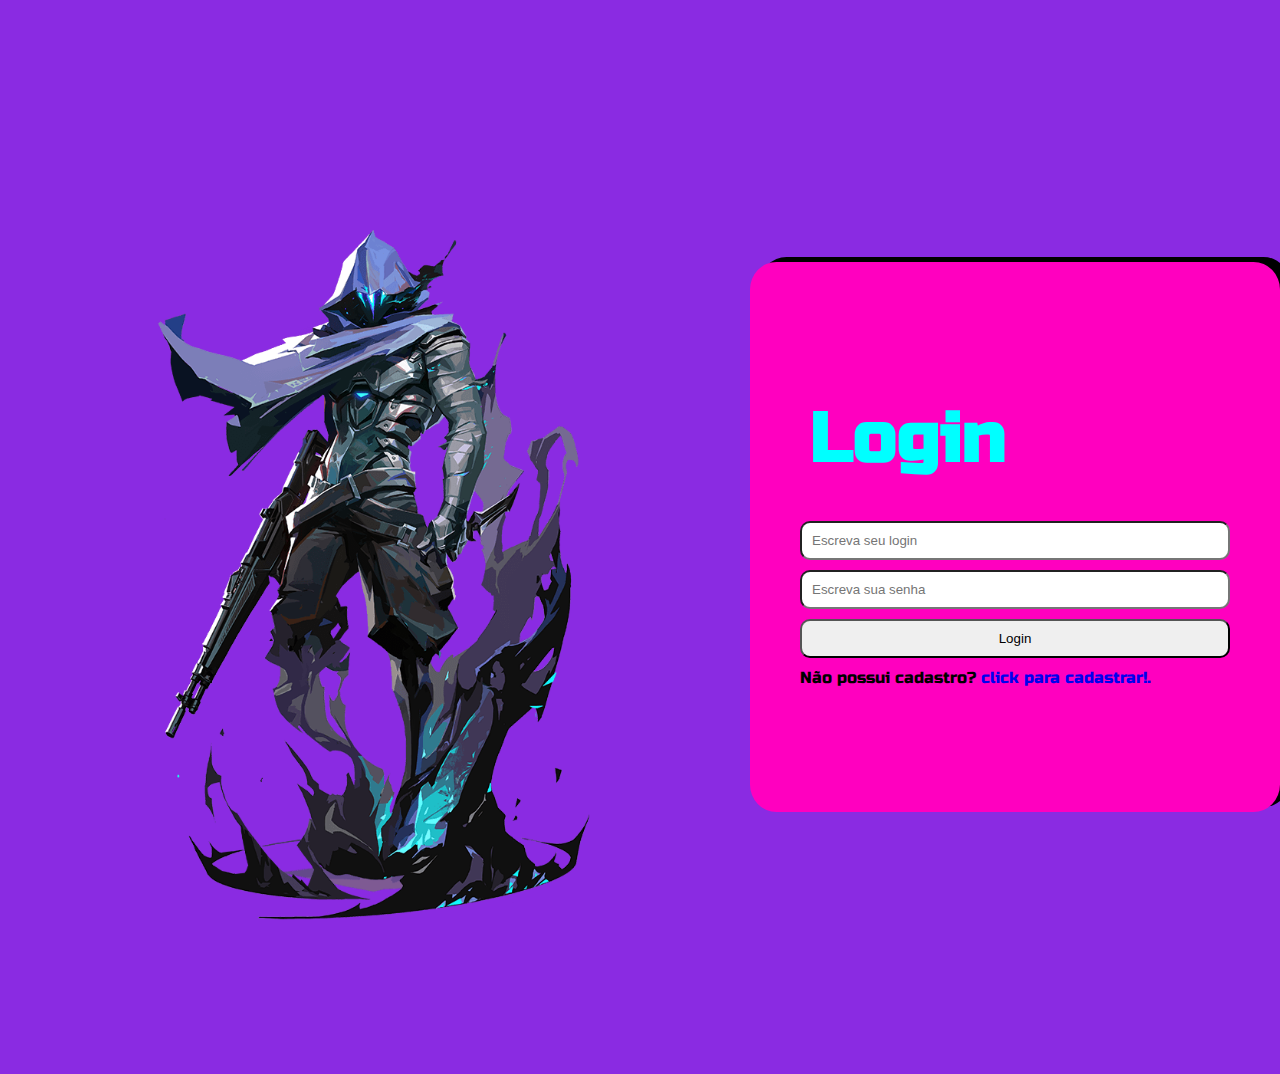
<file: index.html>
<!DOCTYPE html>
<html lang="en">
<head>
    <meta charset="UTF-8">
    <meta http-equiv="X-UA-Compatible" content="IE=edge">
    <meta name="viewport" content="width=device-width, initial-scale=1.0">
    <title>Document</title>
    <link rel="stylesheet" href="style.css">
</head>
<body>
    
    <div class="person-img" >
        <img class="imagem" src="./Imagens/omen.png" alt="imagen do omen do valorant">
    </div>
    
    <div class="box">
        <H1 class="login">Login</H1>
        <input class="campo-digitacao" type="text" placeholder="Escreva seu login" >
        <input class="campo-digitacao" type="password" placeholder="Escreva sua senha">
        <input class="botao" type="button" value="Login" >
        <P>Não possui cadastro? <a href="Cadastro/cadastro.html">click para cadastrar!.</a></P>
    </div>

    
</body>
</html>
</file>
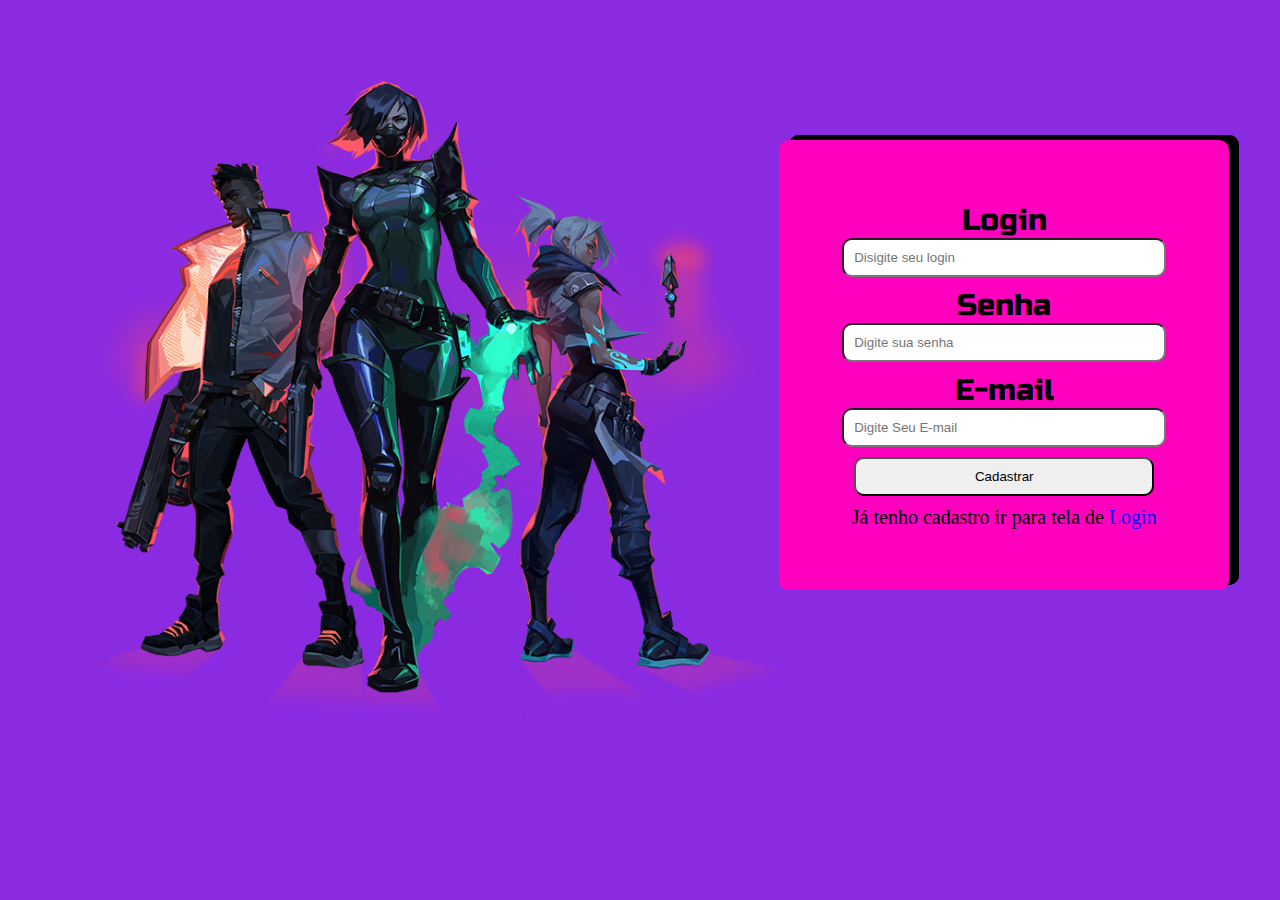
<file: Cadastro/cadastro.html>
<!DOCTYPE html>
<html lang="pt-br">
<head>
    <meta charset="UTF-8">
    <meta http-equiv="X-UA-Compatible" content="IE=edge">
    <meta name="viewport" content="width=device-width, initial-scale=1.0">
    <link rel="stylesheet" href="style.css">
    <title>Cadastro</title>

</head>
<body>
    <div class="person-image">
        <img src="imagens/agents-group-539f9e91c0ca94a88baafa239808180b.png"alt="imagem do sova" class="person">
    </div>

    <div class="cadastro">
        <form class="cadastro">
            <p class="tela-login">Login</p>
            <input type="text" placeholder="Disigite seu login">
            <p class="tela-login">Senha</p>
            <input type="password" placeholder="Digite sua senha">
            <p class="tela-login">E-mail</p>
            <input type="email" placeholder="Digite Seu E-mail">
            <input class="botao" type="submit" value="Cadastrar">
            <p class="voltar">Já tenho cadastro ir para tela de <a href="../index.html">Login</a></p>
        </form>
    </div>
</body>
</html>
</file>
<file: style.css>
@import url('https://fonts.googleapis.com/css2?family=Russo+One&display=swap');

*{
    margin: 0;
    padding: 0;
    text-decoration: none;
}
body{
    display: flex;
    background-color: blueviolet;
    align-items: center;
    justify-content: center;
}

.box{
    
    background-color: rgb(255, 0, 191); box-shadow: 10px -5px rgb(0, 0, 0);
    display: flex;
    justify-content: center;
    flex-direction: column;
    width: 450px;
    height: 450px;
    padding: 50px;
    border-radius: 5%;

    
    
}

.imagem{
        padding-top: 80px;
        max-width: 450px;
        max-width: 450px;
        
}

.person-img{
    padding: 150px;
}

.login{
    padding: 10px 40px 40px 10px;
    color: aqua;
    font-size: 70px;
    font-family: 'Russo One';
    
    
}

.campo-digitacao{
    margin-bottom: 10px;
    padding: 10px;
    border-radius: 10px;
}

.botao{
    border-radius: 10px;
    padding: 10px;
}

p{
    font-family: 'Russo One';
    margin-top: 10px;
    text-decoration: none;
}

.botao:hover{
    background-color: blueviolet;
}
</file>
<file: Cadastro/style.css>
@import url('https://fonts.googleapis.com/css2?family=Russo+One&display=swap');


*{
    margin: 0;
    padding: 0;
}

body{
    display: flex; 
    align-items: center;
    background-color: blueviolet;
    justify-content: center;
    
}

.person-image{
    display: flex;
 
}

.person{
    display: flex;
    height: 650px;
    padding-top: 80px;
    
}

.cadastro{
    background-color: rgb(255, 0, 191); box-shadow: 10px -5px rgb(0, 0, 0);
    width: 450px;
    height: 450px;
    display: flex;
    justify-content: center;
    flex-direction: column;
    border-radius: 10px;
    align-items: center;
    
}

.tela-login{
    font-family: 'Russo One';
    font-size: 30px;
}

.voltar{
    font-size: 20px;
    color: black;
    
}

input{
    padding: 10px;
    border-radius: 10px;
    width: 300px;
    display: flex;
    justify-content: center;
    margin-bottom: 10px;
    
}



.botao:hover{
    background-color: blueviolet;
    transition: 0.5;
}

a{
    text-decoration: none;
    color: blue;
}
</file>
